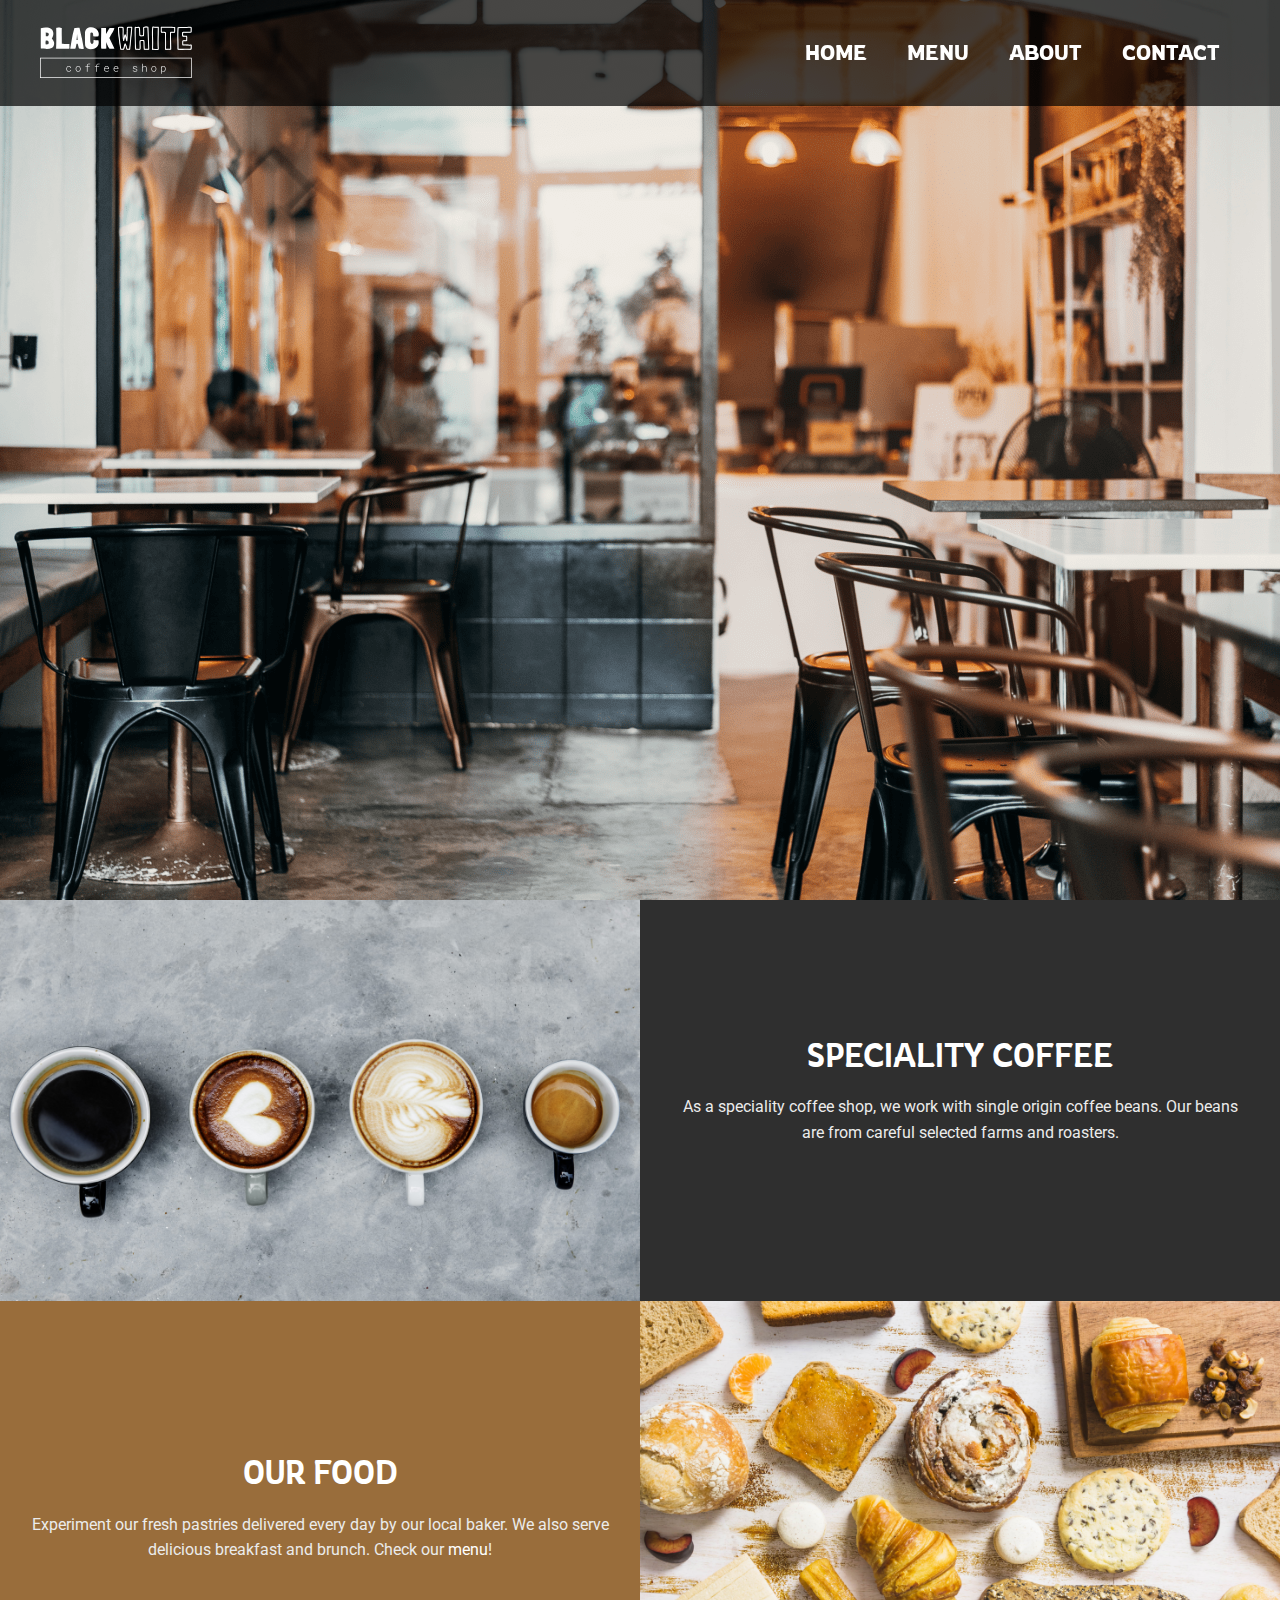
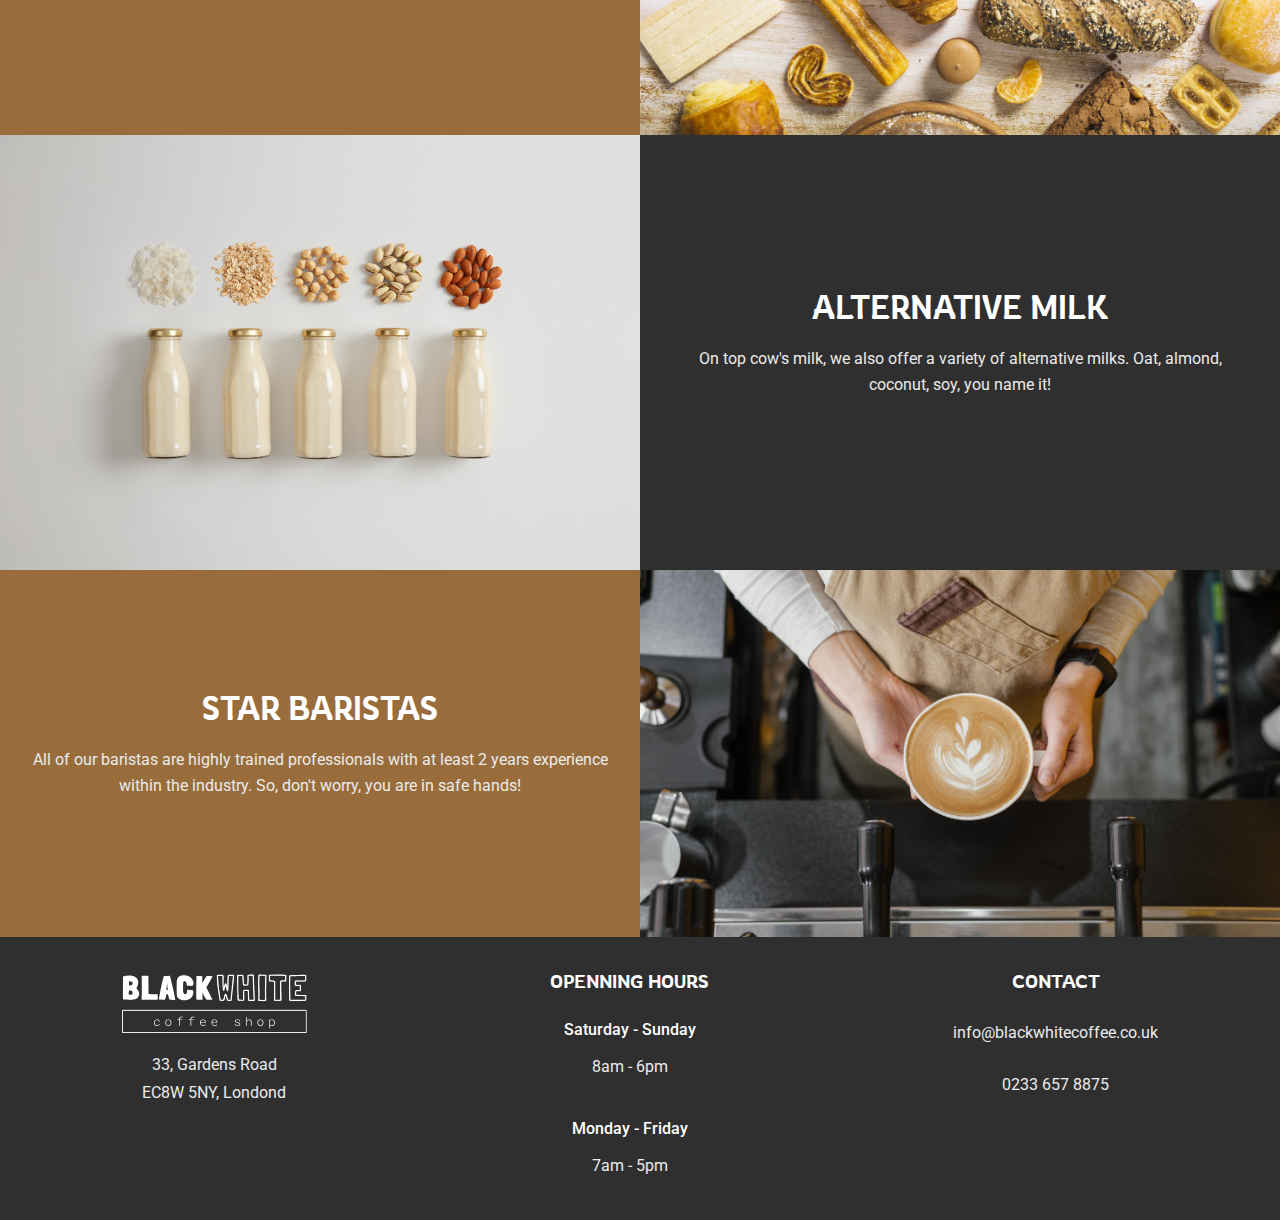
<file: index.html>
<!DOCTYPE html>
<html lang="en">
<head>
  <meta charset="UTF-8">
  <meta http-equiv="X-UA-Compatible" content="IE=edge">
  <meta name="viewport" content="width=device-width, initial-scale=1.0">
  <!-- STYLE SHEET -->
  <link rel="stylesheet" href="style.css">
  <!-- JAVASCRIPT -->
  <script src="script.js" defer></script>
  <title>Black White - coffee shop</title>
  <!-- GOOGLE FONTS -->
  <!-- Roboto (regular[400], medium[500])-->
  <link rel="preconnect" href="https://fonts.googleapis.com">
  <link rel="preconnect" href="https://fonts.gstatic.com" crossorigin>
  <link href="https://fonts.googleapis.com/css2?family=Roboto:wght@400;500&display=swap" rel="stylesheet">
  <!-- Rowdies (light[300], regular[400])-->
  <link rel="preconnect" href="https://fonts.googleapis.com"><link rel="preconnect" href="https://fonts.gstatic.com" crossorigin><link href="https://fonts.googleapis.com/css2?family=Rowdies:wght@300;400&display=swap" rel="stylesheet">
</head>
<body>
  <!-- [START] NAVBAR -->
  <header>
    <nav class="navbar"> 
      <div class="logo-img-div"><a href="index.html"><img src="images/logo-navbar.svg" alt=""></a></div> <!-- LOGO -->
      <div class="hamburguer">
        <a href="#" class="toggle-button"> <!-- [start] Hamburguer Menu -->
          <span class="bar"></span>
          <span class="bar"></span>
          <span class="bar"></span>
        </a> <!-- [end] Hamburguer Menu -->
      </div>
      <div class="navbar-links">  
        <ul>
          <li><a href="index.html">HOME</a></li>
          <li><a href="menu/menu.html">MENU</a></li>
          <li><a href="about/about.html">ABOUT</a></li>
          <li><a href="contact/contact.html">CONTACT</a></li>
        </ul>
      </div>
    </nav>
  </header>
  <!-- [END] NAVBAR -->

  <!-- [START] HERO IMAGE -->
  <main>
    <div class="hero-section">
      <div class="hero-image">
        <!-- <img src="images/hero-image.jpg" alt=""> -->
      </div>
    </div>
  <!-- [END] HERO IMAGE -->


    <!-- [START] CARDS -->

    <!-- card 1 -->
    <article class="card-1 card">
      <div class="row">
        <div class="container">
          <div class="img-card"><img src="images/coffe-cups-compressed.jpg" alt=""></div>
        </div>
        <div class="container">
          <div class="card-content" id="bg-grey">
            <h1>SPECIALITY COFFEE</h1>
            <p>
              As a speciality coffee shop, we work with single origin coffee beans. Our beans are from careful selected farms and roasters.
            </p>
          </div>
        </div>
      </div>
    </article>
    
    <!-- card 2 -->
    <article class="card-2 card">
      <div class="row" id="row-reverse">
        <div class="container">
          <div class="card-content" id="bg-brown">
            <h1>OUR FOOD</h1>
            <p>
              Experiment our fresh pastries delivered every day by our local baker. We also serve delicious breakfast and brunch. Check our <a href="#">menu</a>!
            </p>
          </div>
        </div>
        <div class="container">
          <div class="img-card"><img src="images/pastries-compressed.jpg" alt=""></div>
        </div>
      </div>
    </article>

    <!-- card 3 -->
    <article class="card-3 card">
      <div class="row">
        <div class="container">
          <div class="img-card"><img src="images/milk-compressed.jpg" alt=""></div>
        </div>
        <div class="container">
          <div class="card-content" id="bg-grey">
            <h1>ALTERNATIVE MILK</h1>
            <p>
              On top cow's milk, we also offer a variety of alternative milks. Oat, almond, coconut, soy, you name it!
            </p>
          </div>
        </div>
      </div>
    </article>

    <!-- card 4 -->
    <article class="card-4 card">
      <div class="row" id="row-reverse">
        <div class="container">
          <div class="card-content" id="bg-brown">
            <h1>STAR BARISTAS</h1>
            <p>
              All of our baristas are highly trained professionals with at least 2 years experience within the industry. So, don't worry, you are in safe hands!
            </p>
          </div>
        </div>
        <div class="container">
          <div class="img-card"><img src="images/barista-compressed.jpg" alt=""></div>
        </div>
      </div>
    </article>
    <!-- [END] CARDS -->
  </main>

  <footer>
    <!-- first column -->
    <div class="footer-column-1">
      <div class="logo-img-footer"><img src="images/logo-small.svg" alt=""></div> <!-- LOGO -->
      <p>33, Gardens Road</p>
      <p>EC8W 5NY, Londond</p>
    </div>

    <!-- second column -->
    <div class="footer-column-2">
      <h3>OPENNING HOURS</h3>
      <h4>Saturday - Sunday</h4>
      <p>8am - 6pm</p>
      <br>
      <h4>Monday - Friday</h4>
      <p>7am - 5pm</p>
    </div>

    <!-- third column -->
    <div class="footer-column-3">
      <h3>CONTACT</h3>
      <p>info@blackwhitecoffee.co.uk</p>
      <p>0233 657 8875</p>
    </div>
  </footer>

</body>
</html>
</file>
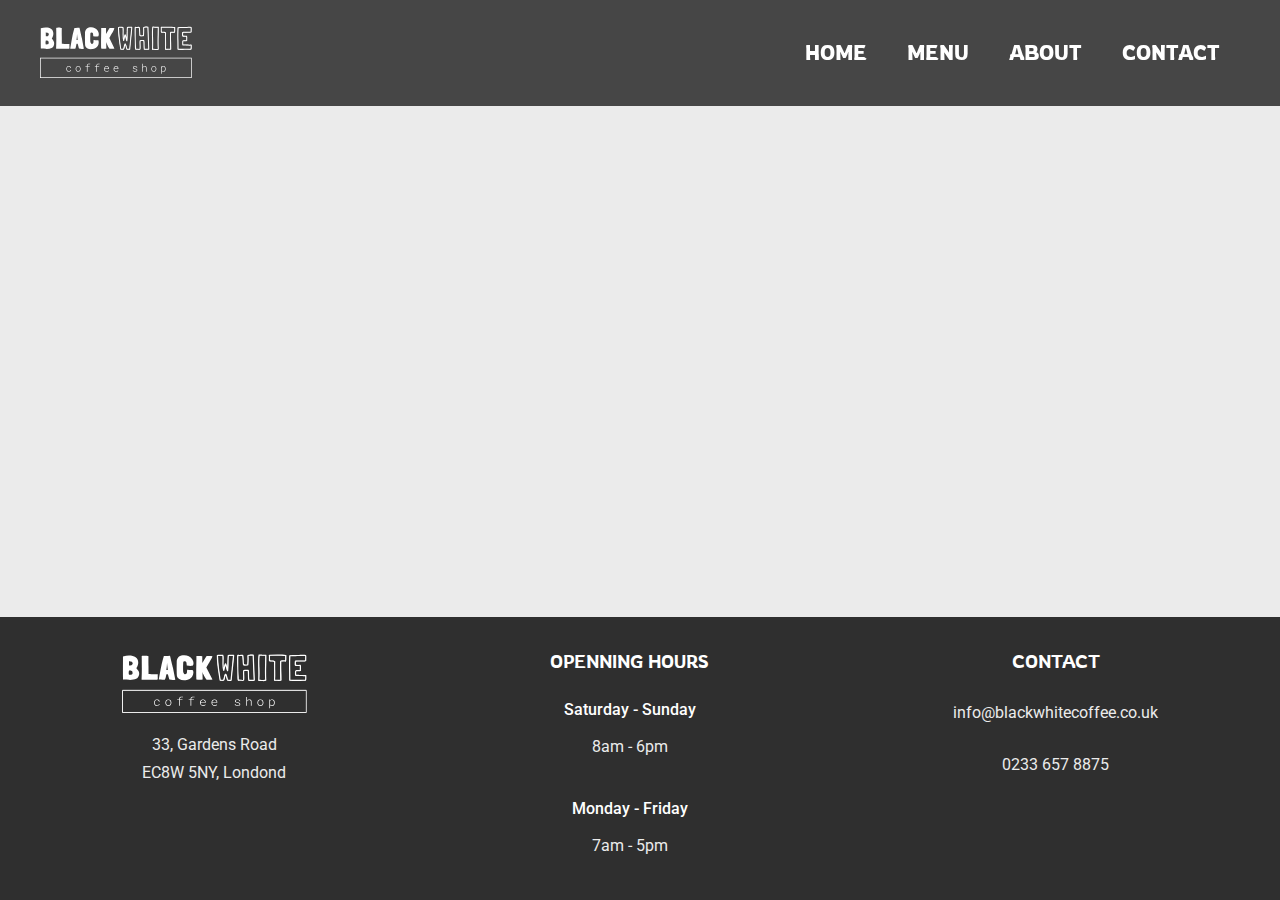
<file: about/about.html>
<!DOCTYPE html>
<html lang="en">
<head>
  <meta charset="UTF-8">
  <meta http-equiv="X-UA-Compatible" content="IE=edge">
  <meta name="viewport" content="width=device-width, initial-scale=1.0">
  <!-- STYLE SHEET -->
  <link rel="stylesheet" href="about-styles.css">
  <!-- JAVASCRIPT -->
  <script src="about-script.js" defer></script>
  <title>Black White - coffee shop</title>
  <!-- GOOGLE FONTS -->
  <!-- Roboto (regular[400], medium[500])-->
  <link rel="preconnect" href="https://fonts.googleapis.com">
  <link rel="preconnect" href="https://fonts.gstatic.com" crossorigin>
  <link href="https://fonts.googleapis.com/css2?family=Roboto:wght@400;500&display=swap" rel="stylesheet">
  <!-- Rowdies (light[300], regular[400])-->
  <link rel="preconnect" href="https://fonts.googleapis.com"><link rel="preconnect" href="https://fonts.gstatic.com" crossorigin><link href="https://fonts.googleapis.com/css2?family=Rowdies:wght@300;400&display=swap" rel="stylesheet">
</head>
<body>
  <!-- [START] NAVBAR -->
  <header>
    <nav class="navbar"> 
      <div class="logo-img-div"><a href="../index.html"><img src="images/logo-navbar.svg" alt=""></a></div> <!-- LOGO -->
      <div class="hamburguer">
        <a href="#" class="toggle-button"> <!-- [start] Hamburguer Menu -->
          <span class="bar"></span>
          <span class="bar"></span>
          <span class="bar"></span>
        </a> <!-- [end] Hamburguer Menu -->
      </div>
      <div class="navbar-links">  
        <ul>
          <li><a href="../index.html">HOME</a></li>
          <li><a href="../menu/menu.html">MENU</a></li>
          <li><a href="about.html">ABOUT</a></li>
          <li><a href="../contact/contact.html">CONTACT</a></li>
        </ul>
      </div>
    </nav>
  </header>
  <!-- [END] NAVBAR -->
  
  <div style="height: 600px;"></div>

 

  <!-- [START] FOOTER -->
  <footer>
    <!-- first column -->
    <div class="footer-column-1">
      <div class="logo-img-footer"><a href="#"><img src="images/logo-footer.svg" alt=""></a></div> <!-- LOGO -->
      <p>33, Gardens Road</p>
      <p>EC8W 5NY, Londond</p>
    </div>

    <!-- second column -->
    <div class="footer-column-2">
      <h3>OPENNING HOURS</h3>
      <h4>Saturday - Sunday</h4>
      <p>8am - 6pm</p>
      <br>
      <h4>Monday - Friday</h4>
      <p>7am - 5pm</p>
    </div>

    <!-- third column -->
    <div class="footer-column-3">
      <h3>CONTACT</h3>
      <p>info@blackwhitecoffee.co.uk</p>
      <p>0233 657 8875</p>
    </div>
  </footer>
  <!-- [END] FOOTER -->


</body>
</html>
</file>
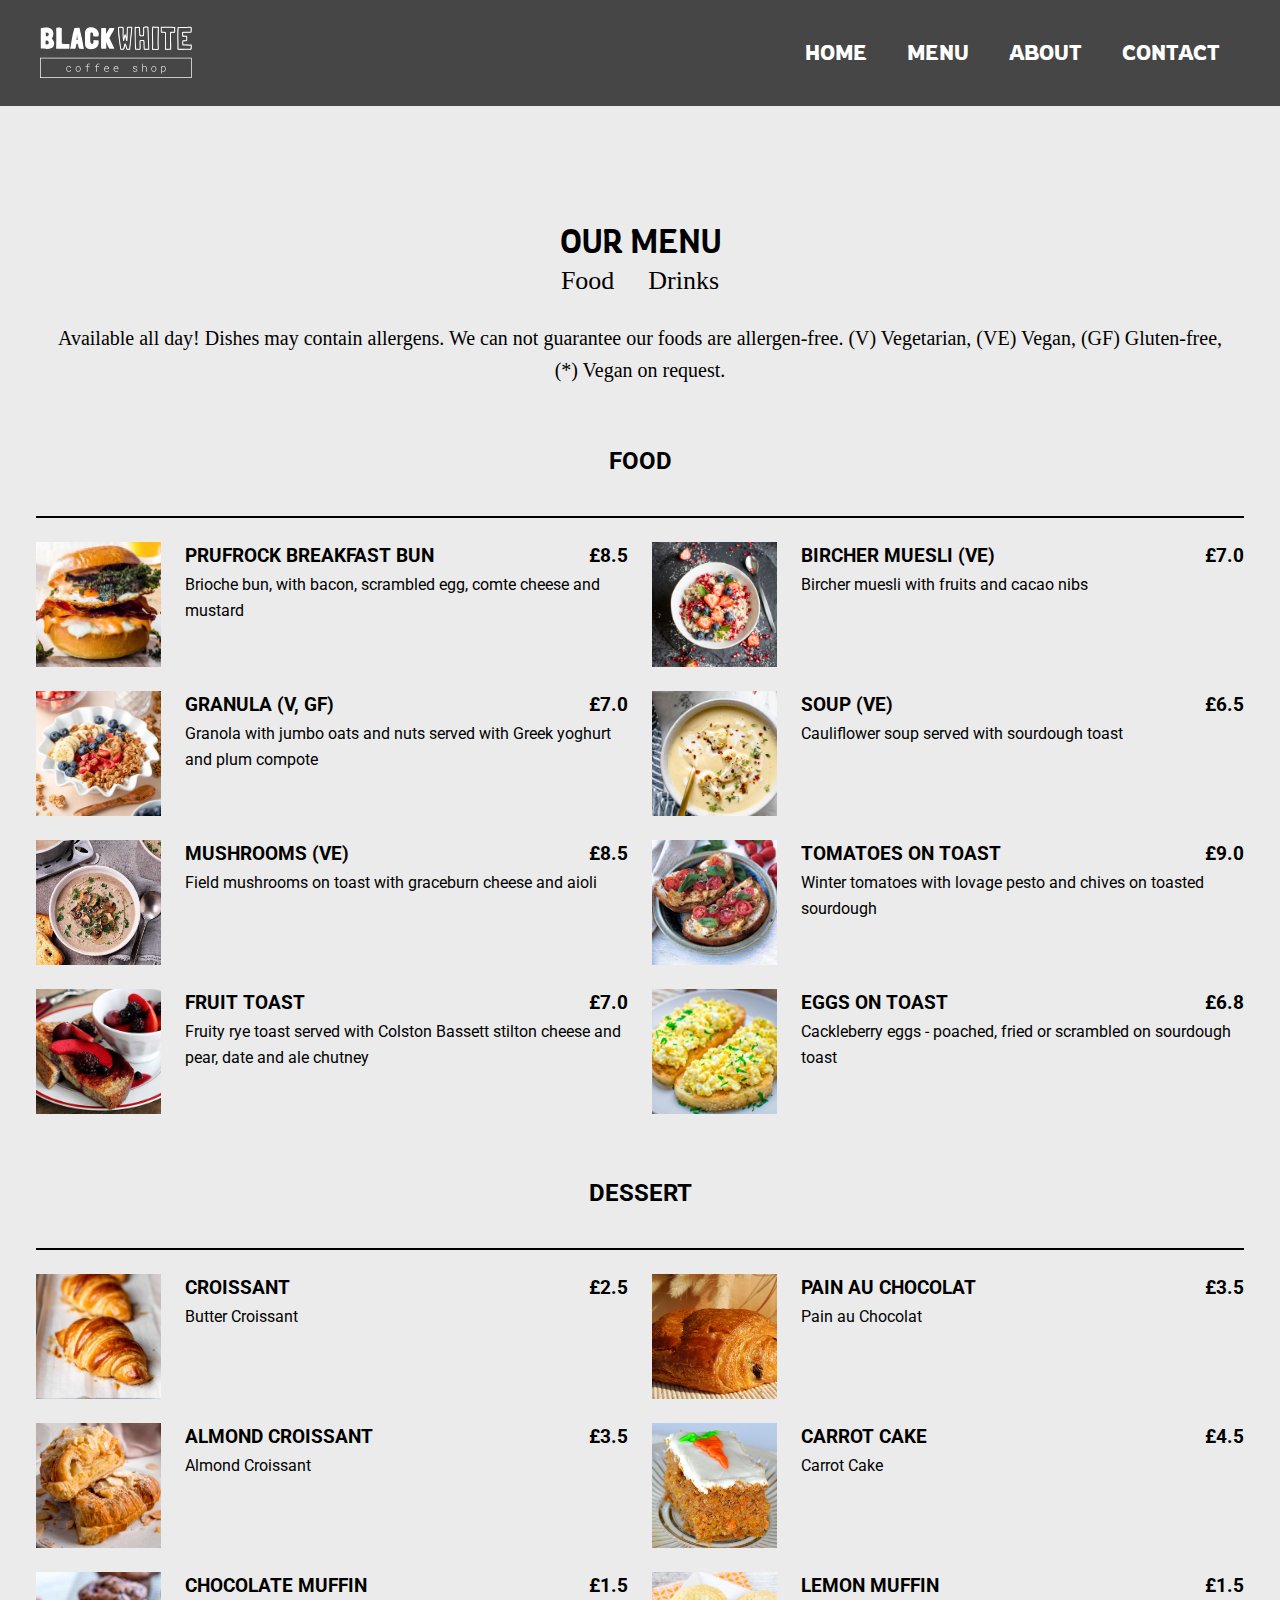
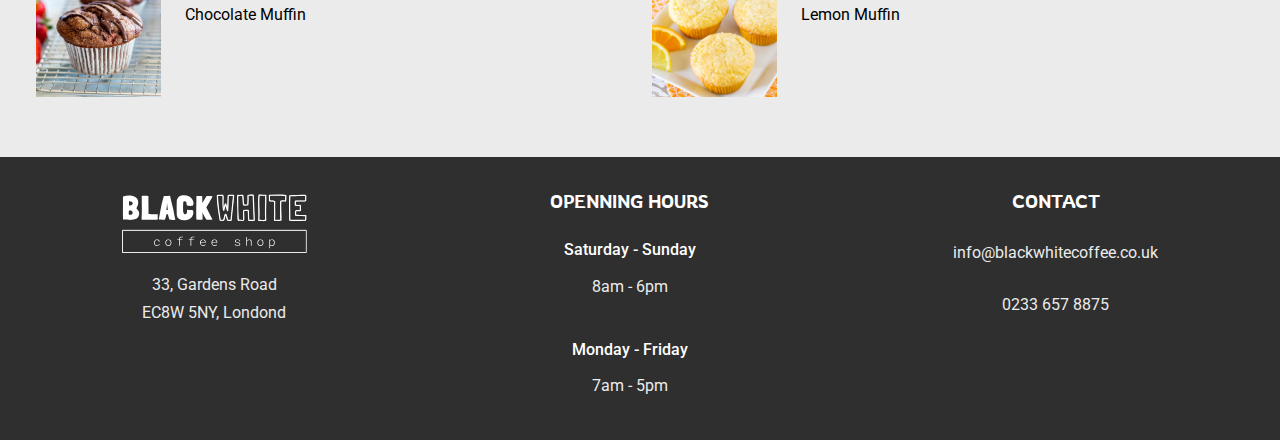
<file: menu/menu.html>
<!DOCTYPE html>
<html lang="en">
  <head>
    <meta charset="UTF-8" />
    <meta http-equiv="X-UA-Compatible" content="IE=edge" />
    <meta name="viewport" content="width=device-width, initial-scale=1.0" />
    <!-- STYLE SHEET -->
    <link rel="stylesheet" href="menu-styles.css" />
    <!-- JAVASCRIPT -->

    <title>Black White - coffee shop</title>
    <!-- GOOGLE FONTS -->
    <!-- Roboto (regular[400], medium[500])-->
    <link rel="preconnect" href="https://fonts.googleapis.com" />
    <link rel="preconnect" href="https://fonts.gstatic.com" crossorigin />
    <link
      href="https://fonts.googleapis.com/css2?family=Roboto:wght@400;500&display=swap"
      rel="stylesheet"
    />
    <!-- Rowdies (light[300], regular[400])-->
    <link rel="preconnect" href="https://fonts.googleapis.com" />
    <link rel="preconnect" href="https://fonts.gstatic.com" crossorigin />
    <link
      href="https://fonts.googleapis.com/css2?family=Rowdies:wght@300;400&display=swap"
      rel="stylesheet"
    />
  </head>
  <body>
    <!-- [START] NAVBAR -->
    <header>
      <nav class="navbar">
        <div class="logo-img-div">
          <a href="../index.html"
            ><img src="images/logo-navbar.svg" alt=""
          /></a>
        </div>
        <!-- LOGO -->
        <div class="hamburguer">
          <a href="#" class="toggle-button">
            <!-- [start] Hamburguer Menu -->
            <span class="bar"></span>
            <span class="bar"></span>
            <span class="bar"></span>
          </a>
          <!-- [end] Hamburguer Menu -->
        </div>
        <div class="navbar-links">
          <ul>
            <li><a href="../index.html">HOME</a></li>
            <li><a href="menu.html">MENU</a></li>
            <li><a href="../about/about.html">ABOUT</a></li>
            <li><a href="../contact/contact.html">CONTACT</a></li>
          </ul>
        </div>
      </nav>
    </header>
    <!-- [END] NAVBAR -->

    <div style="height: 80px"></div>
    <div class="menu-container">
      <h1 class="heading">OUR MENU</h1>
      <div class="menu-links">
        <a href="#" class="food-link">Food</a>
        <a href="#" class="drinks-link">Drinks</a>
      </div>
      <p class="heading-description">
        Available all day! Dishes may contain allergens. We can not guarantee
        our foods are allergen-free. (V) Vegetarian, (VE) Vegan, (GF)
        Gluten-free, (*) Vegan on request.
      </p>
      <div class="food">
        <div class="menu">
          <h2 class="menu-group-heading-food">FOOD</h2>
          <div class="menu-group">
            <div class="menu-item">
              <img class="menu-item-image" src="images/bun.jpg" alt="" />
              <div class="menu-item-text">
                <h3 class="menu-item-heading">
                  <span class="menu-item-name">PRUFROCK BREAKFAST BUN</span>
                  <span class="menu-item-price">£8.5</span>
                </h3>
                <p class="menu-item-description">
                  Brioche bun, with bacon, scrambled egg, comte cheese and
                  mustard
                </p>
              </div>
            </div>
            <div class="menu-item">
              <img
                class="menu-item-image"
                src="images/Bircher muesli.jpg"
                alt=""
              />
              <div class="menu-item-text">
                <h3 class="menu-item-heading">
                  <span class="menu-item-name">BIRCHER MUESLI (VE)</span>
                  <span class="menu-item-price">£7.0</span>
                </h3>
                <p class="menu-item-description">
                  Bircher muesli with fruits and cacao nibs
                </p>
              </div>
            </div>
            <div class="menu-item">
              <img class="menu-item-image" src="images/Granola.jpg" alt="" />
              <div class="menu-item-text">
                <h3 class="menu-item-heading">
                  <span class="menu-item-name">GRANULA (V, GF)</span>
                  <span class="menu-item-price">£7.0</span>
                </h3>
                <p class="menu-item-description">
                  Granola with jumbo oats and nuts served with Greek yoghurt and
                  plum compote
                </p>
              </div>
            </div>
            <div class="menu-item">
              <img
                class="menu-item-image"
                src="images/cauliflower soup.jpg"
                alt=""
              />
              <div class="menu-item-text">
                <h3 class="menu-item-heading">
                  <span class="menu-item-name">SOUP (VE)</span>
                  <span class="menu-item-price">£6.5</span>
                </h3>
                <p class="menu-item-description">
                  Cauliflower soup served with sourdough toast
                </p>
              </div>
            </div>
            <div class="menu-item">
              <img
                class="menu-item-image"
                src="images/mushroom soup.jpg"
                alt=""
              />
              <div class="menu-item-text">
                <h3 class="menu-item-heading">
                  <span class="menu-item-name">MUSHROOMS (VE)</span>
                  <span class="menu-item-price">£8.5</span>
                </h3>
                <p class="menu-item-description">
                  Field mushrooms on toast with graceburn cheese and aioli
                </p>
              </div>
            </div>
            <div class="menu-item">
              <img
                class="menu-item-image"
                src="images/tomatoes on toast.jpg"
                alt=""
              />
              <div class="menu-item-text">
                <h3 class="menu-item-heading">
                  <span class="menu-item-name">TOMATOES ON TOAST</span>
                  <span class="menu-item-price">£9.0</span>
                </h3>
                <p class="menu-item-description">
                  Winter tomatoes with lovage pesto and chives on toasted
                  sourdough
                </p>
              </div>
            </div>
            <div class="menu-item">
              <img
                class="menu-item-image"
                src="images/fruit on toast.jpg"
                alt=""
              />
              <div class="menu-item-text">
                <h3 class="menu-item-heading">
                  <span class="menu-item-name">FRUIT TOAST</span>
                  <span class="menu-item-price">£7.0</span>
                </h3>
                <p class="menu-item-description">
                  Fruity rye toast served with Colston Bassett stilton cheese
                  and pear, date and ale chutney
                </p>
              </div>
            </div>
            <div class="menu-item">
              <img
                class="menu-item-image"
                src="images/egg on toast.jpg"
                alt=""
              />
              <div class="menu-item-text">
                <h3 class="menu-item-heading">
                  <span class="menu-item-name">EGGS ON TOAST</span>
                  <span class="menu-item-price">£6.8</span>
                </h3>
                <p class="menu-item-description">
                  Cackleberry eggs - poached, fried or scrambled on sourdough
                  toast
                </p>
              </div>
            </div>
          </div>
        </div>
        <div class="menu">
          <h2 class="menu-group-heading-dessert">DESSERT</h2>
          <div class="menu-group">
            <div class="menu-item">
              <img class="menu-item-image" src="images/croissant.jpg" alt="" />
              <div class="menu-item-text">
                <h3 class="menu-item-heading">
                  <span class="menu-item-name">CROISSANT</span>
                  <span class="menu-item-price">£2.5</span>
                </h3>
                <p class="menu-item-description">Butter Croissant</p>
              </div>
            </div>
            <div class="menu-item">
              <img
                class="menu-item-image"
                src="images/Pain au chocolat.jpg"
                alt=""
              />
              <div class="menu-item-text">
                <h3 class="menu-item-heading">
                  <span class="menu-item-name">PAIN AU CHOCOLAT</span>
                  <span class="menu-item-price">£3.5</span>
                </h3>
                <p class="menu-item-description">Pain au Chocolat</p>
              </div>
            </div>
            <div class="menu-item">
              <img
                class="menu-item-image"
                src="images/almond croissants.jpg"
                alt=""
              />
              <div class="menu-item-text">
                <h3 class="menu-item-heading">
                  <span class="menu-item-name">ALMOND CROISSANT</span>
                  <span class="menu-item-price">£3.5</span>
                </h3>
                <p class="menu-item-description">Almond Croissant</p>
              </div>
            </div>
            <div class="menu-item">
              <img
                class="menu-item-image"
                src="images/carrot cake.jpg"
                alt=""
              />
              <div class="menu-item-text">
                <h3 class="menu-item-heading">
                  <span class="menu-item-name">CARROT CAKE</span>
                  <span class="menu-item-price">£4.5</span>
                </h3>
                <p class="menu-item-description">Carrot Cake</p>
              </div>
            </div>
            <div class="menu-item">
              <img
                class="menu-item-image"
                src="images/chocolate muffins.jpg"
                alt=""
              />
              <div class="menu-item-text">
                <h3 class="menu-item-heading">
                  <span class="menu-item-name">CHOCOLATE MUFFIN</span>
                  <span class="menu-item-price">£1.5</span>
                </h3>
                <p class="menu-item-description">Chocolate Muffin</p>
              </div>
            </div>
            <div class="menu-item">
              <img
                class="menu-item-image"
                src="images/lemon muffin.jpg"
                alt=""
              />
              <div class="menu-item-text">
                <h3 class="menu-item-heading">
                  <span class="menu-item-name">LEMON MUFFIN</span>
                  <span class="menu-item-price">£1.5</span>
                </h3>
                <p class="menu-item-description">Lemon Muffin</p>
              </div>
            </div>
          </div>
        </div>
      </div>
      <div class="drinks">
        <div class="menu">
          <h2 class="menu-group-heading-drinks-special">SPECIAL</h2>
          <div class="menu-group-special">
            <div class="menu-item">
              <div class="menu-item-text">
                <h3 class="menu-item-heading">
                  <span class="menu-item-name">Pumpkin Spiced Latte</span>
                  <span class="menu-item-price">£4.2</span>
                </h3>
                <p class="menu-item-description">
                  The Ultimate Pumpkin Spiced Latte. Add coffee cream +0.5
                </p>
              </div>
            </div>
          </div>
        </div>
        <div class="menu">
          <h2 class="menu-group-heading-drinks-espresso">
            Espresso Based Coffee
          </h2>
          <div class="menu-group-espresso">
            <div class="menu-item">
              <div class="menu-item-text">
                <h3 class="menu-item-heading">
                  <span class="menu-item-name">Black</span>
                  <span class="menu-item-price">£2.9</span>
                </h3>
                <p class="menu-item-description">Espresso / Long Black</p>
              </div>
            </div>

            <div class="menu-item">
              <div class="menu-item-text">
                <h3 class="menu-item-heading">
                  <span class="menu-item-name">Cortado / Macchiato</span>
                  <span class="menu-item-price">£3.1</span>
                </h3>
                <p class="menu-item-description">Alternative/Regular Milk</p>
              </div>
            </div>
            <div class="menu-item">
              <div class="menu-item-text">
                <h3 class="menu-item-heading">
                  <span class="menu-item-name"
                    >Flat White / Cappuccino / Latte</span
                  >
                  <span class="menu-item-price">£3.3</span>
                </h3>
                <p class="menu-item-description">Alternative/Regular Milk</p>
              </div>
            </div>
            <div class="menu-item">
              <div class="menu-item-text">
                <h3 class="menu-item-heading">
                  <span class="menu-item-name">Hot chocolate</span>
                  <span class="menu-item-price">£4.2</span>
                </h3>
                <p class="menu-item-description">
                  Piura Porcelana 75% chocolate
                </p>
              </div>
            </div>
            <div class="menu-item">
              <div class="menu-item-text">
                <h3 class="menu-item-heading">
                  <span class="menu-item-name">Mocha</span>
                  <span class="menu-item-price">£4.5</span>
                </h3>
                <p class="menu-item-description">
                  Piura Porcelana 75% chocolate, Red Brick espresso
                </p>
              </div>
            </div>
            <div class="menu-item">
              <div class="menu-item-text">
                <h3 class="menu-item-heading">
                  <span class="menu-item-name">Extra</span>
                  <span class="menu-item-price">£0.5</span>
                </h3>
                <p class="menu-item-description">
                  Extra Shot / Decaf Espresso / Guest Espresso
                </p>
              </div>
            </div>
          </div>
        </div>
        <div class="menu">
          <h2 class="menu-group-heading-drinks-tea">TEA</h2>
          <div class="menu-group-tea">
            <div class="menu-item">
              <div class="menu-item-text">
                <h3 class="menu-item-heading">
                  <span class="menu-item-name">Black</span>
                  <span class="menu-item-price">£3.5</span>
                </h3>
                <p class="menu-item-description">
                  Assam w/milk / Earl grey / Nara Black / Spring Darjeeling
                </p>
              </div>
            </div>

            <div class="menu-item">
              <div class="menu-item-text">
                <h3 class="menu-item-heading">
                  <span class="menu-item-name">GREEN</span>
                  <span class="menu-item-price">£3.5</span>
                </h3>
                <p class="menu-item-description">
                  Fuji Sencha / Supernatural Green / Yimu Oolong
                </p>
              </div>
            </div>
            <div class="menu-item">
              <div class="menu-item-text">
                <h3 class="menu-item-heading">
                  <span class="menu-item-name">HERBAL</span>
                  <span class="menu-item-price">£3.5</span>
                </h3>
                <p class="menu-item-description">
                  Lemon Verbena / French Peppermint / Chamomile
                </p>
              </div>
            </div>
          </div>
        </div>
        <div class="menu">
          <h2 class="menu-group-heading-drinks-cold">COLD DRINKS</h2>
          <div class="menu-group-cold">
            <div class="menu-item">
              <div class="menu-item-text">
                <h3 class="menu-item-heading">
                  <span class="menu-item-name">STILL WATER</span>
                  <span class="menu-item-price">£2.5</span>
                </h3>
                <p class="menu-item-description">Aqua Panna</p>
              </div>
            </div>

            <div class="menu-item">
              <div class="menu-item-text">
                <h3 class="menu-item-heading">
                  <span class="menu-item-name">CHEGWORTH VALLEY JUICES</span>
                  <span class="menu-item-price">£3.5</span>
                </h3>
                <p class="menu-item-description">
                  Spiced Apple / Apple / Apple & Pear / Orange / Apple &
                  Strawberry / Apple & Ginger
                </p>
              </div>
            </div>
            <div class="menu-item">
              <div class="menu-item-text">
                <h3 class="menu-item-heading">
                  <span class="menu-item-name">JARR KOMBUCHA</span>
                  <span class="menu-item-price">£4.5</span>
                </h3>
                <p class="menu-item-description">
                  Original / Ginger / Passion Fruit / Raspberry
                </p>
              </div>
            </div>
            <div class="menu-item">
              <div class="menu-item-text">
                <h3 class="menu-item-heading">
                  <span class="menu-item-name">SPARKLING WATER</span>
                  <span class="menu-item-price">£3.6</span>
                </h3>
                <p class="menu-item-description">
                  Lemon Verbena / French Peppermint / Chamomile
                </p>
              </div>
            </div>
          </div>
        </div>
      </div>
    </div>

    <!-- [START] FOOTER -->
    <footer>
      <!-- first column -->
      <div class="footer-column-1">
        <div class="logo-img-footer">
          <a href="#"><img src="images/logo-footer.svg" alt="" /></a>
        </div>
        <!-- LOGO -->
        <p>33, Gardens Road</p>
        <p>EC8W 5NY, Londond</p>
      </div>

      <!-- second column -->
      <div class="footer-column-2">
        <h3>OPENNING HOURS</h3>
        <h4>Saturday - Sunday</h4>
        <p>8am - 6pm</p>
        <br />
        <h4>Monday - Friday</h4>
        <p>7am - 5pm</p>
      </div>

      <!-- third column -->
      <div class="footer-column-3">
        <h3>CONTACT</h3>
        <p>info@blackwhitecoffee.co.uk</p>
        <p>0233 657 8875</p>
      </div>
    </footer>
    <!-- [END] FOOTER -->
    <script src="menu-script.js" defer></script>
  </body>
</html>
</file>
<file: style.css>
* {
  box-sizing: border-box;
  margin: 0;
  padding: 0;
}

body {
  background-color: #EBEBEB;
  line-height: 1.6;
}


/* [START] NAVIGATION BAR */

/* navigation bar */
.navbar {
  display: flex;
  position: fixed;
  width: 100%;
  /* height: 70px; */
  justify-content: space-between;
  align-items: center;
  background-color: #000000b3;
  padding: 20px 40px;
  font-family: 'Rowdies', sans-serif;
  font-weight: 300;
  top: 0;
}

/* Logo */
.logo-img-div img {
  width: 70%;
}


/* Nav links */
.navbar-links {
  font-size: 20px;
  /* padding: 20px 40px; */
  /* margin-right: 60px; */
  /* height: 100%; */
}

/* .logo-img-div { */
  /* margin-left: 60px;; */
/* } */

.navbar-links ul {
  /* margin: 0;
  padding: 0; */
  display: flex;
}

.navbar-links li {
  list-style: none;
}

.navbar-links li a {
  text-decoration: none;
  color: #FFFF;
  padding: 10px 20px;
  display: block;
}

.navbar-links a:hover {
  transition: 0.3s;
  color: #e4a358;
}

/* [END] NAVIGATION BAR */


/* [START] HAMBURGUER MENU */
.toggle-button {
  position: absolute;
  top: 40px;
  right: 20px;
  display: none;
  flex-direction: column;
  justify-content: space-between;
  width: 30px;
  height: 21px;

}

.toggle-button .bar {
  height: 3px;
  width: 100%;
  background-color: #FFFF;
  border-radius: 10px;
  -webkit-transition: all 0.3s ease-in-out;
  transition: all 0.3s ease-in-out;
}
/* [END] NAVIGATION BAR */

/* [START] HERO IMAGE */
.hero-section {
  width: 100vw;
  height: 100vh;
  max-width: 100%;
  overflow-x: hidden;
}

.hero-image{
  height: 100vh;
  width: 100vw;
  background-image: url('images/hero-desktop-compressed.png');
  background-position: center center;
  background-repeat: no-repeat;
  background-size: cover;
  background-clip: none;
}
/* [END] HERO IMAGE */

/* [START] CARDS */

#bg-brown {
  background-color: #996D3B;
}

#bg-grey {
  background-color: #2F2F2F;
}

p {
  font-family: 'Roboto', sans-serif;
  font-weight: 400;
  color: #EBEBEB;
  margin: 20px 0;
  text-align: center;
}

h1 {
  font-family: 'Rowdies', sans-serif;
  font-weight: 300;
  color: #FFFF;
  line-height: 1.2;
  text-align: center;
}

a {
  text-decoration: none;
  color: #FFFF;
  font-weight: 400;
}

article .row {
  display: flex;
  flex-wrap: wrap;
  width: 100%;
}

/* Makes img stay at the top of text (necessary for mobile view) */
#row-reverse {
  flex-wrap: wrap-reverse;
}

article .container {
  display: flex;
  flex-direction: column;
  /* flex-basis: 100%; */
  flex: 1; /* Takes the entire height */
}

.img-container, .card-content {
  height: 100%;
}

.img-card img {
  width: 100%;
  height: 100%;
  object-fit: cover;
}

.card-content {
  display: flex;
  flex-direction: column;
  align-items: center;
  justify-content: center;
  padding: 30px;
}
/* [END] CARDS */

 /* [START] FOOTER */
 footer {
  display: flex;
  justify-content: space-around;
  background-color: #2F2F2F;
  position: relative;
  text-align: center;
  padding: 30px 0;
}

footer p {
  line-height: 0.5;
}

footer h3 {
  font-family: 'Rowdies', sans-serif;
  font-weight: 300;
  color: #FFFF;
}

footer h4 {
  font-family: 'Roboto', sans-serif;
  font-weight: 500;
  color: #FFFF;
}

footer .footer-column-2 h3 {
  padding-bottom: 20px;
}

footer .footer-column-3 p {
  line-height: 2;
}
/* [END] FOOTER */


/* SMALL SCREEN */
@media (max-width: 740px) {
  /* [START] MOBILE NAVBAR */
  .logo-img-div img {
    width: 60%;
  }

  .toggle-button { 
    display: flex;
  }
  
  /* [start] hamburguer menu "X" */
  .hamburguer.active .bar:nth-child(2) {
    opacity: 0;

  }

  .hamburguer.active .bar:nth-child(1) {
    transform: translateY(8px) rotate(45deg);
  }

  .hamburguer.active .bar:nth-child(3) {
    transform: translateY(-8px) rotate(-45deg);
  }
  /* [end] hamburguer menu "X" */

  .navbar-links {
    display: none;
    width: 100%;
  }

  .navbar {
    flex-direction: column;
    align-items: flex-start;
  }

  .navbar-links ul {
    flex-direction: column;
    width: 100%;
  }

  .navbar-links li {
    text-align: center;
  }

  .navbar-links li a {
    padding: 15px;
  }

  .navbar-links.active {
    display: flex;
  }
  /* [END] MOBILE NAVBAR */

  /* [START] CARDS */
  article .container {
    flex: 100%;
    max-width: 100%;
  }
  /* [END] CARDS */

  /* [START] FOOTER */
  footer {
    flex-direction: column;
  }

  footer p {
    line-height: 0.5;
  }
  
  footer h3 {
    font-family: 'Rowdies', sans-serif;
    font-weight: 300;
    color: #FFFF;
  }
  
  footer h4 {
    font-family: 'Roboto', sans-serif;
    font-weight: 500;
    color: #FFFF;
  }
  
  footer .footer-column-2 h3 {
    padding-top: 20px;
    padding-bottom: 10px;
  }

  footer .footer-column-2 p {
    line-height: 0;
  }
  
  footer .footer-column-3 p {
    line-height: 0.5;
  }

  footer .footer-column-3 h3 {
    padding-top: 20px;
  }
  /* [END] FOOTER */

}
</file>
<file: about/about-styles.css>
* {
  box-sizing: border-box;
  margin: 0;
  padding: 0;
}

html {
  height: 100%;
}

body {
  height: 100%;
  background-color: #EBEBEB;
  line-height: 1.6;
}


/* [START] NAVIGATION BAR */

/* navigation bar */
.navbar {
  display: flex;
  position: fixed;
  width: 100%;
  /* height: 70px; */
  justify-content: space-between;
  align-items: center;
  background-color: #000000b3;
  padding: 20px 40px;
  font-family: 'Rowdies', sans-serif;
  font-weight: 300;
  top: 0;
}

/* Logo */
.logo-img-div img {
  width: 70%;
}


/* Nav links */
.navbar-links {
  font-size: 20px;
}

.navbar-links ul {
  display: flex;
}

.navbar-links li {
  list-style: none;
}

.navbar-links li a {
  text-decoration: none;
  color: #FFFF;
  padding: 10px 20px;
  display: block;
}

.navbar-links a:hover {
  transition: 0.3s;
  color: #e4a358;
}

/* [END] NAVIGATION BAR */


/* [START] HAMBURGUER MENU */
.toggle-button {
  position: absolute;
  top: 40px;
  right: 20px;
  display: none;
  flex-direction: column;
  justify-content: space-between;
  width: 30px;
  height: 21px;

}

.toggle-button .bar {
  height: 3px;
  width: 100%;
  background-color: #FFFF;
  border-radius: 10px;
  -webkit-transition: all 0.3s ease-in-out;
  transition: all 0.3s ease-in-out;
}
/* [END] NAVIGATION BAR */

/* [START] GENERAL ELEMENTS */
p {
  font-family: 'Roboto', sans-serif;
  font-weight: 400;
  color: #EBEBEB;
  margin: 20px 0;
  text-align: center;
}

h1 {
  font-family: 'Rowdies', sans-serif;
  font-weight: 300;
  color: #FFFF;
  line-height: 1.2;
  text-align: center;
}

a {
  text-decoration: none;
  color: #FFFF;
  font-weight: 400;
}
/* [END] GENERAL ELEMENTS */


/************ YOUR CODE HERE **********/




/************ YOUR CODE HERE **********/


 /* [START] FOOTER */
 footer {
  display: flex;
  justify-content: space-around;
  background-color: #2F2F2F;
  position: relative;
  text-align: center;
  padding: 30px 0;
  width: 100%;

/* Please delete this two lines of code when you finish building your page*/
/* This code is only here because if there is no content on the page the footer stays all the way up */
  position: fixed; 
  bottom: 0;
}

footer p {
  line-height: 0.5;
}

footer h3 {
  font-family: 'Rowdies', sans-serif;
  font-weight: 300;
  color: #FFFF;
}

footer h4 {
  font-family: 'Roboto', sans-serif;
  font-weight: 500;
  color: #FFFF;
}

footer .footer-column-2 h3 {
  padding-bottom: 20px;
}

footer .footer-column-3 p {
  line-height: 2;
}
/* [END] FOOTER */


/* SMALL SCREEN */
@media (max-width: 740px) {
  /* [START] MOBILE NAVBAR */
  .logo-img-div img {
    width: 60%;
  }

  .toggle-button { 
    display: flex;
  }
  
  /* [start] hamburguer menu "X" */
  .hamburguer.active .bar:nth-child(2) {
    opacity: 0;

  }

  .hamburguer.active .bar:nth-child(1) {
    transform: translateY(8px) rotate(45deg);
  }

  .hamburguer.active .bar:nth-child(3) {
    transform: translateY(-8px) rotate(-45deg);
  }
  /* [end] hamburguer menu "X" */

  .navbar-links {
    display: none;
    width: 100%;
  }

  .navbar {
    flex-direction: column;
    align-items: flex-start;
  }

  .navbar-links ul {
    flex-direction: column;
    width: 100%;
  }

  .navbar-links li {
    text-align: center;
  }

  .navbar-links li a {
    padding: 15px;
  }

  .navbar-links.active {
    display: flex;
  }
  /* [END] MOBILE NAVBAR */






  /* YOUR RESPOSIVE PAGE CODE HERE (between footer and navbar) */






  /* [START] FOOTER */
  footer {
    flex-direction: column;
    position: static;
  }

  footer p {
    line-height: 0.5;
  }
  
  footer h3 {
    font-family: 'Rowdies', sans-serif;
    font-weight: 300;
    color: #FFFF;
  }
  
  footer h4 {
    font-family: 'Roboto', sans-serif;
    font-weight: 500;
    color: #FFFF;
  }
  
  footer .footer-column-2 h3 {
    padding-top: 20px;
    padding-bottom: 10px;
  }

  footer .footer-column-2 p {
    line-height: 0;
  }
  
  footer .footer-column-3 p {
    line-height: 0.5;
  }

  footer .footer-column-3 h3 {
    padding-top: 20px;
  }
  /* [END] FOOTER */

}
</file>
<file: menu/menu-styles.css>
* {
  box-sizing: border-box;
  margin: 0;
  padding: 0;
}

body,
html {
  background-color: #ebebeb;
  line-height: 1.6;
  overflow-x: hidden;
  max-width: 100%;
}

/* [START] NAVIGATION BAR */

/* navigation bar */
.navbar {
  display: flex;
  position: relative;
  width: 100%;
  /* height: 70px; */
  justify-content: space-between;
  align-items: center;
  background-color: #000000b3;
  padding: 20px 40px;
  font-family: "Rowdies", sans-serif;
  font-weight: 300;
  top: 0;
}

footer p {
  font-family: "Roboto", sans-serif;
  font-weight: 400;
  color: #ebebeb;
  margin: 20px 0;
  text-align: center;
}

h1 {
  font-family: "Rowdies", sans-serif;
  font-weight: 300;
  color: #ffff;
  line-height: 1.2;
  text-align: center;
}

a {
  text-decoration: none;
  color: #ffff;
  font-weight: 400;
}

/* Logo */
.logo-img-div img {
  width: 70%;
}

/* Nav links */
.navbar-links {
  font-size: 20px;
}

.navbar-links ul {
  display: flex;
}

.navbar-links li {
  list-style: none;
}

.navbar-links li a {
  text-decoration: none;
  color: #ffff;
  padding: 10px 20px;
  display: block;
}

.navbar-links a:hover {
  transition: 0.3s;
  color: #e4a358;
}

/* [END] NAVIGATION BAR */

/* [START] HAMBURGUER MENU */
.toggle-button {
  position: absolute;
  top: 40px;
  right: 20px;
  display: none;
  flex-direction: column;
  justify-content: space-between;
  width: 30px;
  height: 21px;
}

.toggle-button .bar {
  height: 3px;
  width: 100%;
  background-color: #ffff;
  border-radius: 10px;
  -webkit-transition: all 0.3s ease-in-out;
  transition: all 0.3s ease-in-out;
}
/* [END] NAVIGATION BAR */

/************ YOUR CODE HERE **********/
.menu-container {
  max-width: 100%;
  margin: 20px;
  padding: 1em;
}

.heading {
  text-align: center;
  color: black;
}

.heading-description {
  text-align: center;
  padding: 1em;
  color: black;
  margin: 0;
  font-size: 14px;
}

.container p {
  color: black;
}

.menu-links {
  text-align: center;
}

.food-link,
.drinks-link {
  color: black;
  text-decoration: none;
  font-size: 26px;
  padding: 15px;
}

.menu {
  font-family: "Roboto", sans-serif;
  font-size: 16px;
}

.drinks {
  display: none;
}

.food {
  display: block;
}

.menu-group-heading-food,
.menu-group-heading-dessert,
.menu-group-heading-drinks-special,
.menu-group-heading-drinks-espresso,
.menu-group-heading-drinks-tea,
.menu-group-heading-drinks-cold {
  margin: 0;
  padding: 1.5em;
  border-bottom: 2px solid black;
  text-align: center;
}

.menu-group,
.menu-group-special,
.menu-group-espresso,
.menu-group-tea,
.menu-group-cold {
  display: grid;
  grid-template-columns: 1fr;
  gap: 1.5em;
  padding: 1.5em 0;
}

.menu-item {
  display: flex;
}

.menu-item-image {
  width: 80px;
  height: 80px;
  flex-shrink: 0;
  object-fit: cover;
  margin-right: 1.5em;
}

.menu-item-text {
  flex-grow: 1;
}

.menu-item-heading {
  display: flex;
  justify-content: space-between;
  margin: 0;
}

.menu-item-name {
  margin-right: 1.5em;
}

.menu-item-description {
  line-height: 1.6;
  text-align: start;
}

@media screen and (min-width: 992px) {
  .menu {
    font-size: 16px;
  }

  .menu-group {
    grid-template-columns: repeat(2, 1fr);
  }

  .menu-group-espresso,
  .menu-group-tea,
  .menu-group-cold {
    grid-template-columns: repeat(3, 1fr);
  }

  .menu-item-image {
    width: 125px;
    height: 125px;
  }

  .heading-description {
    font-size: 20px;
  }
}

/************ YOUR CODE HERE **********/

/* [START] FOOTER */
footer {
  display: flex;
  justify-content: space-around;
  background-color: #2f2f2f;
  position: relative;
  text-align: center;
  padding: 30px 0;
  width: 100%;

  /* Please delete this two lines of code when you finish building your page*/
  /* This code is only here because if there is no content on the page the footer stays all the way up */
  /* position: fixed; */
  /* bottom: 0; */
}

footer p {
  line-height: 0.5;
}

footer h3 {
  font-family: "Rowdies", sans-serif;
  font-weight: 300;
  color: #ffff;
}

footer h4 {
  font-family: "Roboto", sans-serif;
  font-weight: 500;
  color: #ffff;
}

footer .footer-column-2 h3 {
  padding-bottom: 20px;
}

footer .footer-column-3 p {
  line-height: 2;
}
/* [END] FOOTER */

/* SMALL SCREEN */
@media (max-width: 740px) {
  /* [START] MOBILE NAVBAR */
  .logo-img-div img {
    width: 60%;
  }

  .toggle-button {
    display: flex;
  }

  /* [start] hamburguer menu "X" */
  .hamburguer.active .bar:nth-child(2) {
    opacity: 0;
  }

  .hamburguer.active .bar:nth-child(1) {
    transform: translateY(8px) rotate(45deg);
  }

  .hamburguer.active .bar:nth-child(3) {
    transform: translateY(-8px) rotate(-45deg);
  }
  /* [end] hamburguer menu "X" */

  .navbar-links {
    display: none;
    width: 100%;
  }

  .navbar {
    flex-direction: column;
    align-items: flex-start;
  }

  .navbar-links ul {
    flex-direction: column;
    width: 100%;
  }

  .navbar-links li {
    text-align: center;
  }

  .navbar-links li a {
    padding: 15px;
  }

  .navbar-links.active {
    display: flex;
  }
  /* [END] MOBILE NAVBAR */

  /* YOUR RESPOSIVE PAGE CODE HERE (between footer and navbar) */

  /* [START] FOOTER */
  footer {
    flex-direction: column;
    position: static;
  }

  footer p {
    line-height: 0.5;
  }

  footer h3 {
    font-family: "Rowdies", sans-serif;
    font-weight: 300;
    color: #ffff;
  }

  footer h4 {
    font-family: "Roboto", sans-serif;
    font-weight: 500;
    color: #ffff;
  }

  footer .footer-column-2 h3 {
    padding-top: 20px;
    padding-bottom: 10px;
  }

  footer .footer-column-2 p {
    line-height: 0;
  }

  footer .footer-column-3 p {
    line-height: 0.5;
  }

  footer .footer-column-3 h3 {
    padding-top: 20px;
  }
  /* [END] FOOTER */
}
</file>
